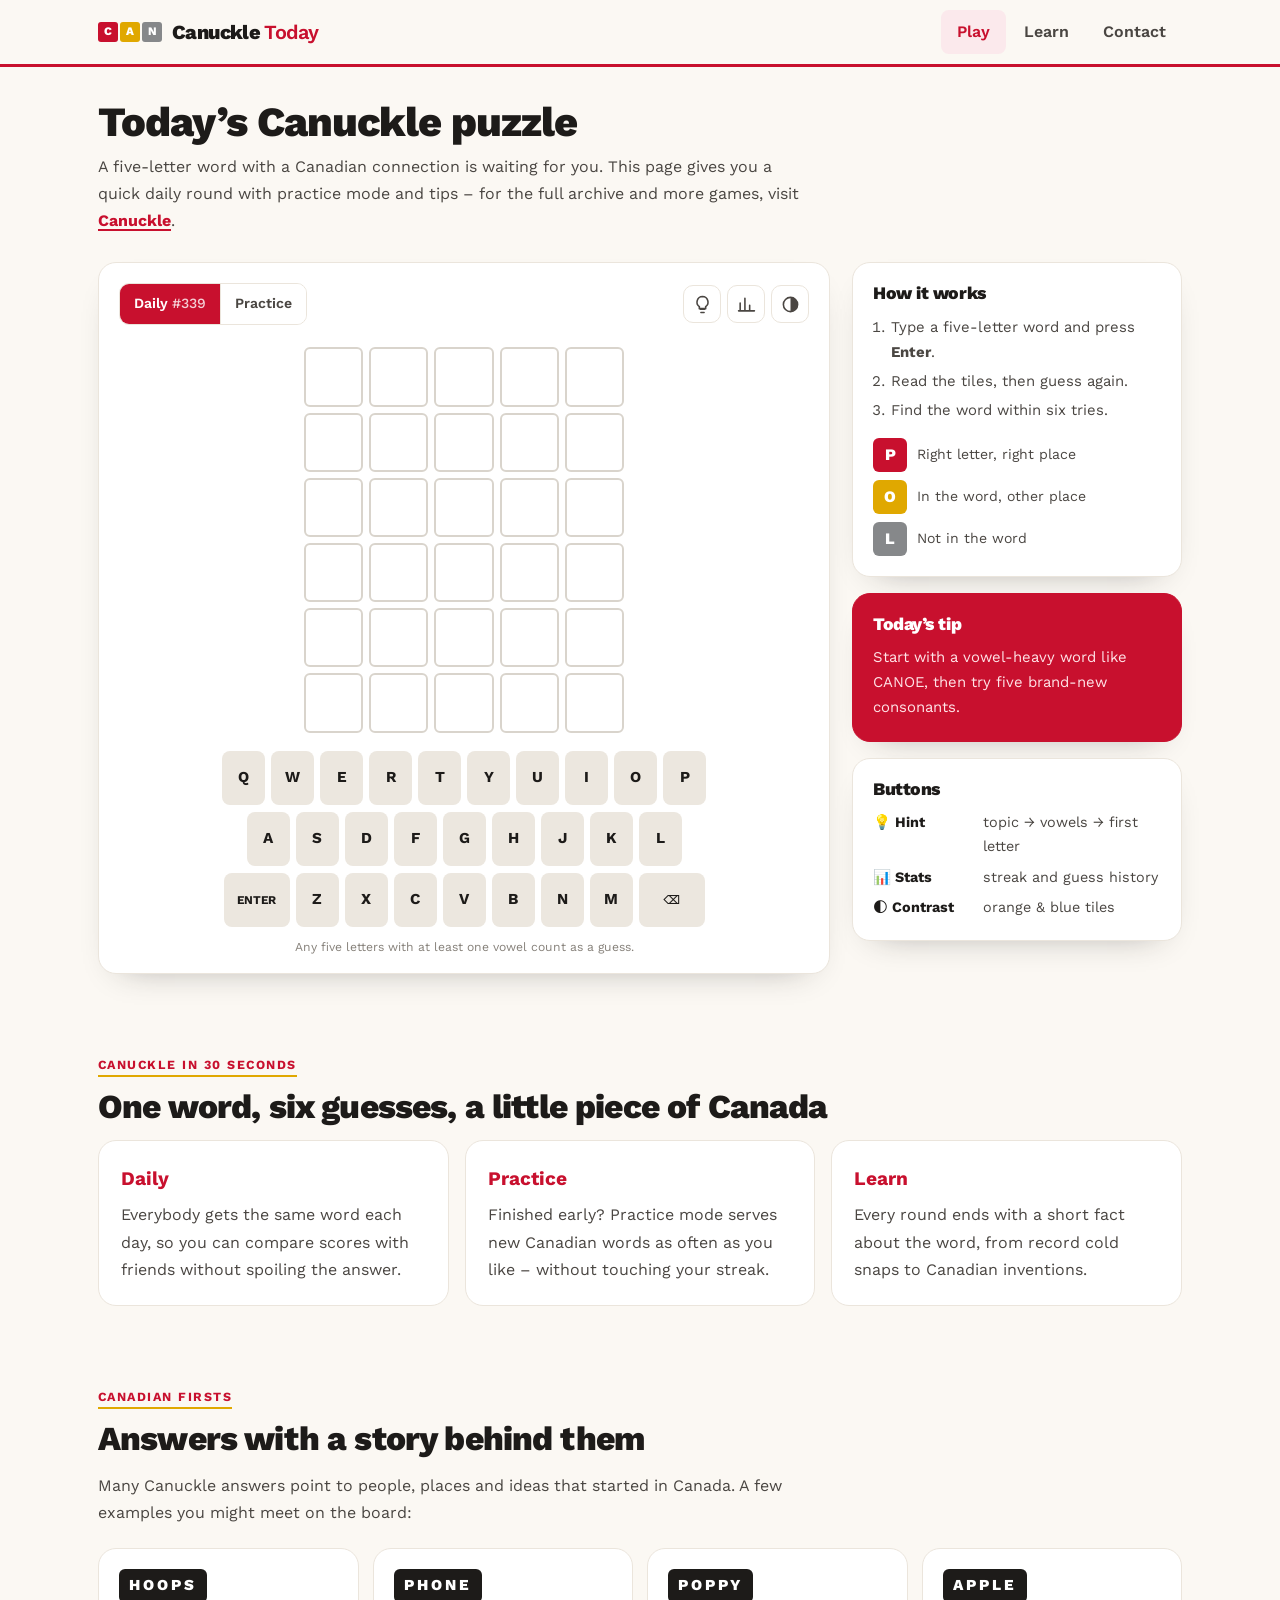
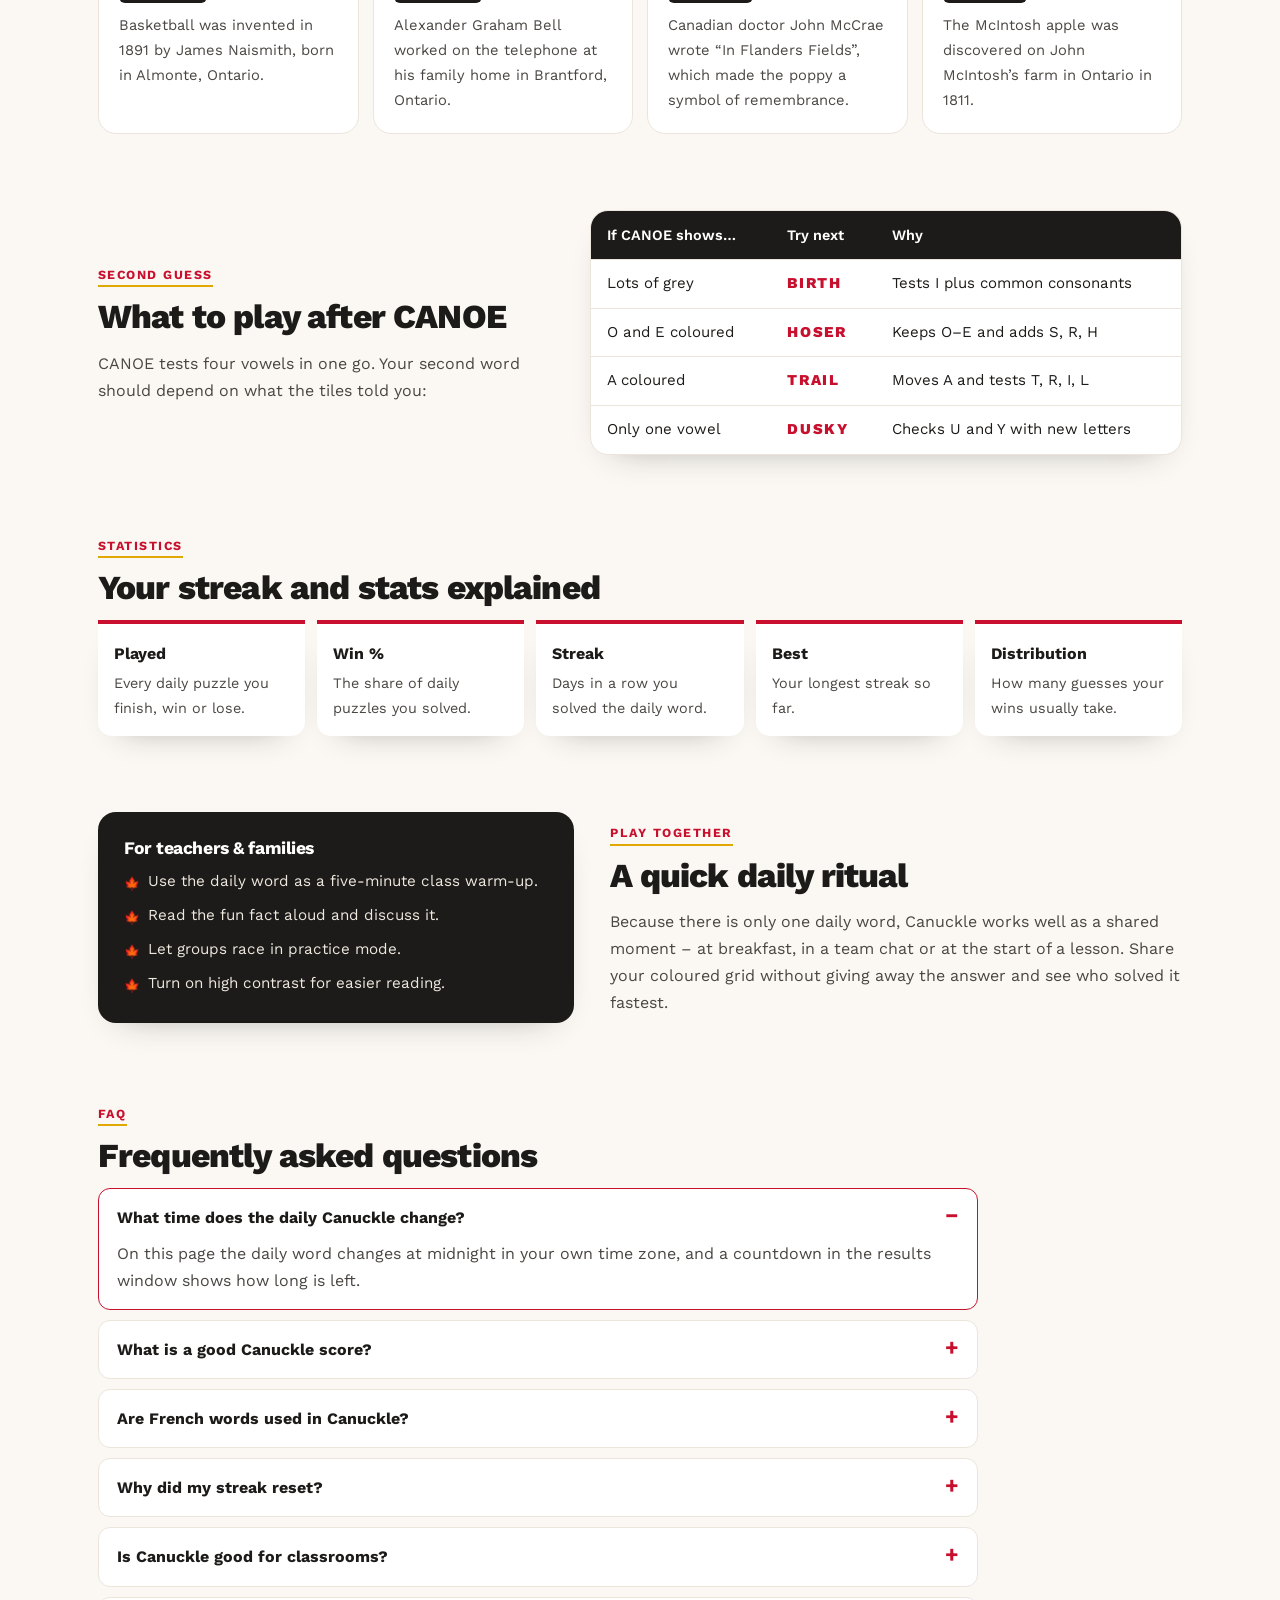
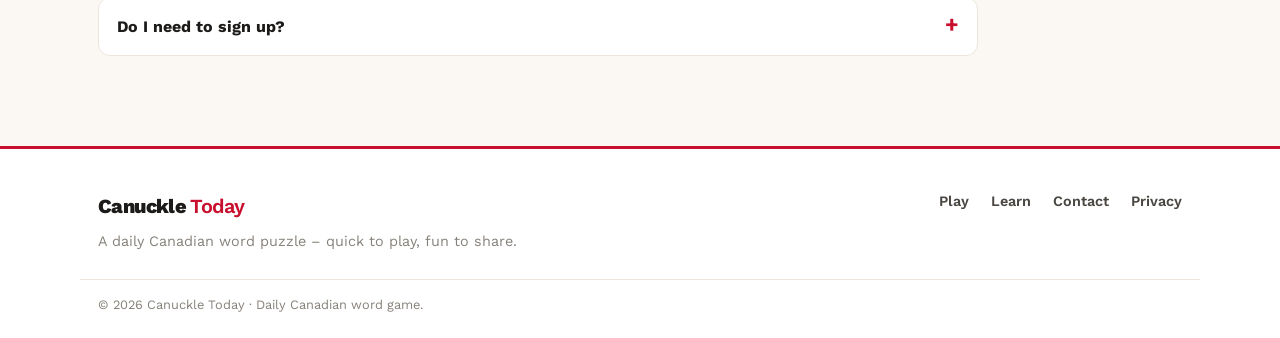
<file: index.html>
<!DOCTYPE html>
<html lang="en">
<head>
  <meta name="google-site-verification" content="KQgyARfYe1WWjzLEBLWUPoaJlGTi-ahKaBz-DZyd0_M" />
<meta charset="UTF-8">
<meta name="viewport" content="width=device-width, initial-scale=1.0">
<title>Canuckle Today – Free Daily Canadian Word Puzzle</title>
<meta name="description" content="Solve today’s Canuckle: a free five-letter Canadian word puzzle with six guesses, three hints, unlimited practice rounds and a Canadian fact after every game.">
<meta name="robots" content="index, follow">
<meta property="og:type" content="website">
<meta property="og:title" content="Canuckle Today – Free Daily Canadian Word Puzzle">
<meta property="og:description" content="One Canadian word, six guesses, every day.">
<link rel="preconnect" href="https://fonts.googleapis.com">
<link rel="preconnect" href="https://fonts.gstatic.com" crossorigin>
<link href="https://fonts.googleapis.com/css2?family=Work+Sans:wght@400;500;600;700;800&display=swap" rel="stylesheet">
<link rel="stylesheet" href="style.css">

<script type="application/ld+json">
{
  "@context":"https://schema.org",
  "@graph":[
    {
      "@type":"VideoGame",
      "name":"Canuckle Today",
      "genre":"Word puzzle",
      "gamePlatform":"Web browser",
      "inLanguage":"en",
      "description":"A daily Canadian five-letter word puzzle with hints, statistics and unlimited practice.",
      "offers":{"@type":"Offer","price":"0","priceCurrency":"CAD"}
    },
    {
      "@type":"FAQPage",
      "mainEntity":[
        {"@type":"Question","name":"What time does the daily Canuckle change?","acceptedAnswer":{"@type":"Answer","text":"On this page the daily word changes at midnight in your own time zone, and a countdown in the results window shows how long is left."}},
        {"@type":"Question","name":"What is a good Canuckle score?","acceptedAnswer":{"@type":"Answer","text":"Solving in four guesses is a solid result, three is excellent and two usually involves some luck. Any win within six guesses keeps your streak alive."}},
        {"@type":"Question","name":"Are French words used in Canuckle?","acceptedAnswer":{"@type":"Answer","text":"Answers are English or widely used Canadian words. Where a word comes from French or an Indigenous language, it is written without accents."}},
        {"@type":"Question","name":"Why did my streak reset?","acceptedAnswer":{"@type":"Answer","text":"A streak counts days in a row on which you solved the daily word. Missing a day or failing a puzzle starts the count again. Practice rounds never affect it."}},
        {"@type":"Question","name":"Is Canuckle good for classrooms?","acceptedAnswer":{"@type":"Answer","text":"Yes. The Canadian theme and the fun fact after each round make it a quick warm-up for spelling, vocabulary and Canadian studies."}},
        {"@type":"Question","name":"Do I need to sign up?","acceptedAnswer":{"@type":"Answer","text":"No. The game runs in your browser and your statistics are saved on your own device."}}
      ]
    }
  ]
}
</script>
</head>
<body>

<header class="hd">
  <div class="wrap hd-in">
    <a href="#" class="logo" aria-label="Canuckle Today home">
      <span class="logo-tiles" aria-hidden="true"><i>C</i><i>A</i><i>N</i></span>
      <span>Canuckle<em>Today</em></span>
    </a>
    <button class="burger" aria-label="Menu" onclick="document.querySelector('.nav').classList.toggle('open')"><span></span><span></span></button>
    <nav class="nav">
      <a href="#" class="cur">Play</a>
      <a href="#learn">Learn</a>
      <a href="#contact">Contact</a>
    </nav>
  </div>
</header>

<section class="top wrap">
  <h1>Today’s Canuckle puzzle</h1>
  <p class="sub">A five-letter word with a Canadian connection is waiting for you. This page gives you a quick daily round with practice mode and tips – for the full archive and more games, visit <a href="https://canukle.com/">Canuckle</a>.</p>
</section>

<main class="wrap">
  <div class="arena">
    <!-- ===== GAME ===== -->
    <section class="game card" id="game" aria-label="Canuckle game">
      <div class="bar">
        <div class="mode" role="group" aria-label="Game mode">
          <button type="button" data-m="daily" class="on">Daily <span id="pz-no"></span></button>
          <button type="button" data-m="practice">Practice</button>
        </div>
        <div class="tools">
          <button type="button" class="ic" id="b-hint" title="Hint" aria-label="Hint"><svg viewBox="0 0 24 24" width="19" height="19"><path d="M9 18h6M10 22h4M12 2a7 7 0 0 0-4 12.7V17h8v-2.3A7 7 0 0 0 12 2z" fill="none" stroke="currentColor" stroke-width="2" stroke-linecap="round"/></svg></button>
          <button type="button" class="ic" id="b-stats" title="Statistics" aria-label="Statistics"><svg viewBox="0 0 24 24" width="19" height="19"><path d="M4 20V10M10 20V4M16 20v-7M22 20H2" fill="none" stroke="currentColor" stroke-width="2" stroke-linecap="round"/></svg></button>
          <button type="button" class="ic" id="b-hc" title="High contrast" aria-label="Toggle high contrast colours"><svg viewBox="0 0 24 24" width="19" height="19"><circle cx="12" cy="12" r="9" fill="none" stroke="currentColor" stroke-width="2"/><path d="M12 3a9 9 0 0 1 0 18z" fill="currentColor"/></svg></button>
        </div>
      </div>
      <div class="hints" id="hints" aria-live="polite"></div>
      <div class="board" id="board" aria-label="Game board"></div>
      <div class="kb" id="kb" aria-label="Keyboard"></div>
      <p class="rule-note">Any five letters with at least one vowel count as a guess.</p>
    </section>

    <!-- ===== SIDE ===== -->
    <aside class="side">
      <div class="card side-box">
        <h2>How it works</h2>
        <ol class="steps">
          <li>Type a five-letter word and press <b>Enter</b>.</li>
          <li>Read the tiles, then guess again.</li>
          <li>Find the word within six tries.</li>
        </ol>
        <div class="key">
          <div><span class="sq c">P</span><p>Right letter, right place</p></div>
          <div><span class="sq p">O</span><p>In the word, other place</p></div>
          <div><span class="sq a">L</span><p>Not in the word</p></div>
        </div>
      </div>
      <div class="card side-box tip">
        <h2>Today’s tip</h2>
        <p id="tip">Start with a vowel-heavy word like CANOE, then try five brand-new consonants.</p>
      </div>
      <div class="card side-box">
        <h2>Buttons</h2>
        <ul class="btn-list">
          <li><b>💡 Hint</b> topic → vowels → first letter</li>
          <li><b>📊 Stats</b> streak and guess history</li>
          <li><b>🌓 Contrast</b> orange &amp; blue tiles</li>
        </ul>
      </div>
    </aside>
  </div>

  <!-- ===== LEARN ===== -->
  <section class="sec" id="learn">
    <span class="lbl">Canuckle in 30 seconds</span>
    <h2>One word, six guesses, a little piece of Canada</h2>
    <div class="cols3">
      <article><b>Daily</b><p>Everybody gets the same word each day, so you can compare scores with friends without spoiling the answer.</p></article>
      <article><b>Practice</b><p>Finished early? Practice mode serves new Canadian words as often as you like – without touching your streak.</p></article>
      <article><b>Learn</b><p>Every round ends with a short fact about the word, from record cold snaps to Canadian inventions.</p></article>
    </div>
  </section>

  <section class="sec">
    <span class="lbl">Canadian firsts</span>
    <h2>Answers with a story behind them</h2>
    <p class="lead">Many Canuckle answers point to people, places and ideas that started in Canada. A few examples you might meet on the board:</p>
    <div class="story">
      <div><span>HOOPS</span><p>Basketball was invented in 1891 by James Naismith, born in Almonte, Ontario.</p></div>
      <div><span>PHONE</span><p>Alexander Graham Bell worked on the telephone at his family home in Brantford, Ontario.</p></div>
      <div><span>POPPY</span><p>Canadian doctor John McCrae wrote “In Flanders Fields”, which made the poppy a symbol of remembrance.</p></div>
      <div><span>APPLE</span><p>The McIntosh apple was discovered on John McIntosh’s farm in Ontario in 1811.</p></div>
    </div>
  </section>

  <section class="sec split">
    <div>
      <span class="lbl">Second guess</span>
      <h2>What to play after CANOE</h2>
      <p>CANOE tests four vowels in one go. Your second word should depend on what the tiles told you:</p>
    </div>
    <div class="tbl">
      <table>
        <thead><tr><th>If CANOE shows…</th><th>Try next</th><th>Why</th></tr></thead>
        <tbody>
          <tr><td>Lots of grey</td><td>BIRTH</td><td>Tests I plus common consonants</td></tr>
          <tr><td>O and E coloured</td><td>HOSER</td><td>Keeps O–E and adds S, R, H</td></tr>
          <tr><td>A coloured</td><td>TRAIL</td><td>Moves A and tests T, R, I, L</td></tr>
          <tr><td>Only one vowel</td><td>DUSKY</td><td>Checks U and Y with new letters</td></tr>
        </tbody>
      </table>
    </div>
  </section>

  <section class="sec">
    <span class="lbl">Statistics</span>
    <h2>Your streak and stats explained</h2>
    <div class="stat-ex">
      <div><b>Played</b><p>Every daily puzzle you finish, win or lose.</p></div>
      <div><b>Win %</b><p>The share of daily puzzles you solved.</p></div>
      <div><b>Streak</b><p>Days in a row you solved the daily word.</p></div>
      <div><b>Best</b><p>Your longest streak so far.</p></div>
      <div><b>Distribution</b><p>How many guesses your wins usually take.</p></div>
    </div>
  </section>

  <section class="sec split rev">
    <div class="class-card card">
      <h3>For teachers &amp; families</h3>
      <ul>
        <li>Use the daily word as a five-minute class warm-up.</li>
        <li>Read the fun fact aloud and discuss it.</li>
        <li>Let groups race in practice mode.</li>
        <li>Turn on high contrast for easier reading.</li>
      </ul>
    </div>
    <div>
      <span class="lbl">Play together</span>
      <h2>A quick daily ritual</h2>
      <p>Because there is only one daily word, Canuckle works well as a shared moment – at breakfast, in a team chat or at the start of a lesson. Share your coloured grid without giving away the answer and see who solved it fastest.</p>
    </div>
  </section>

  <section class="sec">
    <span class="lbl">FAQ</span>
    <h2>Frequently asked questions</h2>
    <div class="faq">
      <details open><summary>What time does the daily Canuckle change?</summary><p>On this page the daily word changes at midnight in your own time zone, and a countdown in the results window shows how long is left.</p></details>
      <details><summary>What is a good Canuckle score?</summary><p>Solving in four guesses is a solid result, three is excellent and two usually involves some luck. Any win within six guesses keeps your streak alive.</p></details>
      <details><summary>Are French words used in Canuckle?</summary><p>Answers are English or widely used Canadian words. Where a word comes from French or an Indigenous language, it is written without accents.</p></details>
      <details><summary>Why did my streak reset?</summary><p>A streak counts days in a row on which you solved the daily word. Missing a day or failing a puzzle starts the count again. Practice rounds never affect it.</p></details>
      <details><summary>Is Canuckle good for classrooms?</summary><p>Yes. The Canadian theme and the fun fact after each round make it a quick warm-up for spelling, vocabulary and Canadian studies.</p></details>
      <details><summary>Do I need to sign up?</summary><p>No. The game runs in your browser and your statistics are saved on your own device.</p></details>
    </div>
  </section>
</main>

<footer class="ft" id="contact">
  <div class="wrap ft-in">
    <div>
      <span class="logo"><span>Canuckle<em>Today</em></span></span>
      <p>A daily Canadian word puzzle – quick to play, fun to share.</p>
    </div>
    <nav>
      <a href="#game">Play</a>
      <a href="#learn">Learn</a>
      <a href="#">Contact</a>
      <a href="#">Privacy</a>
    </nav>
  </div>
  <p class="wrap ft-copy">© <span id="yr"></span> Canuckle Today · Daily Canadian word game.</p>
</footer>

<!-- RESULT / STATS MODAL -->
<div class="modal" id="modal" role="dialog" aria-modal="true" aria-labelledby="m-title" hidden>
  <div class="m-box">
    <button class="m-x" id="m-x" aria-label="Close">×</button>
    <div id="m-result">
      <p class="m-k" id="m-k">Well done!</p>
      <h2 id="m-title">MOOSE</h2>
      <p class="m-cat" id="m-cat">Wildlife</p>
      <p class="m-fact" id="m-fact"></p>
    </div>
    <h3 class="m-h">Statistics</h3>
    <div class="m-stats">
      <div><b id="st-p">0</b><span>Played</span></div>
      <div><b id="st-w">0</b><span>Win %</span></div>
      <div><b id="st-s">0</b><span>Streak</span></div>
      <div><b id="st-b">0</b><span>Best</span></div>
    </div>
    <h3 class="m-h">Guess distribution</h3>
    <div class="dist" id="dist"></div>
    <div class="m-act">
      <button class="share" id="b-share">Share result</button>
      <button class="again" id="b-again">Play practice round</button>
    </div>
    <p class="next" id="next"></p>
  </div>
</div>

<div class="toast" id="toast" role="status"></div>

<script>
(function(){
  var $=function(id){return document.getElementById(id);};
  var W=[
    ['TOWER','Places','Toronto’s CN Tower is 553 metres tall and was completed in 1976.'],
    ['RAVEN','Culture','The Raven is a central trickster and creator figure in many Northwest Coast First Nations stories.'],
    ['HYDRO','Slang','Many Canadians call electricity “hydro”, because so much of it comes from hydroelectric dams.'],
    ['MOOSE','Wildlife','A moose’s long legs let it wade through deep snow and swamps with ease.'],
    ['OCEAN','Places','Canada has the longest coastline in the world – about 243,000 km.'],
    ['CEDAR','Nature','The western red cedar is the official tree of British Columbia.'],
    ['HOOPS','Sports','Basketball was invented in 1891 by James Naismith, who was born in Almonte, Ontario.'],
    ['TOQUE','Slang','In Canada a toque is a knitted winter hat – some people write it “tuque”.'],
    ['DULSE','Food','Dulse is a dried red seaweed snack famous on Grand Manan Island, New Brunswick.'],
    ['ROCKY','Places','Mount Robson, at 3,954 metres, is the highest peak in the Canadian Rockies.'],
    ['POPPY','History','Canadian doctor John McCrae wrote “In Flanders Fields” in 1915, making the poppy a symbol of remembrance.'],
    ['BIRCH','Nature','Birchbark is light and waterproof, which made it perfect for building canoes.'],
    ['LOONS','Wildlife','The common loon on the one-dollar coin is why Canadians call it the loonie.'],
    ['PHONE','History','Alexander Graham Bell made early telephone tests from his family home in Brantford, Ontario.'],
    ['DEKES','Sports','To deke is to fake out an opponent – a word Canadians took from hockey into everyday life.'],
    ['APPLE','Food','The McIntosh apple was discovered on John McIntosh’s farm in Ontario in 1811.'],
    ['SLEDS','Culture','The word toboggan comes from the Mi’kmaq language.'],
    ['HURON','Places','Lake Huron has the longest shoreline of the Great Lakes, thanks to its thousands of islands.'],
    ['ASPEN','Nature','The trembling aspen is the most widespread tree in North America.'],
    ['SWEEP','Sports','Sweeping in curling warms the ice slightly so the stone slides farther and straighter.'],
    ['HOSER','Slang','The insult “hoser” was made famous by Bob and Doug McKenzie on SCTV.'],
    ['BISON','Wildlife','Elk Island National Park near Edmonton helped bring bison back from the edge of extinction.'],
    ['HOUSE','Sports','In curling, the target of rings at the end of the sheet is called the house.'],
    ['SYRUP','Food','About 40 litres of maple sap are boiled down to make one litre of syrup.'],
    ['GITCH','Slang','“Gitch” or “gotch” is Canadian slang for underwear.'],
    ['CANOE','Culture','The canoe connected Indigenous nations and later carried the fur trade across the country.'],
    ['KAYAK','Culture','Inuit hunters built kayaks with driftwood or bone frames covered in sealskin.'],
    ['POLAR','Wildlife','Churchill, Manitoba, is known as the Polar Bear Capital of the World.'],
    ['ORCAS','Wildlife','Orcas along the B.C. coast live in close family pods led by older females.'],
    ['FROST','Nature','Snag, Yukon, recorded −63 °C in 1947 – the coldest temperature in North America.'],
    ['SNOWY','Wildlife','The snowy owl is Quebec’s official bird.'],
    ['TAFFY','Food','Maple taffy is made by pouring hot syrup onto clean snow and rolling it up on a stick.'],
    ['INUIT','Culture','Nunavut, created in 1999, means “our land” in Inuktitut.'],
    ['METIS','Culture','The Métis are recognised as one of the three Indigenous peoples in Canada’s Constitution.'],
    ['IGLOO','Culture','“Iglu” in Inuktitut simply means house – not only a snow house.'],
    ['MAPLE','Nature','A red maple leaf has been on Canada’s national flag since 1965.']
  ];
  var START=new Date(2026,0,1);
  var KEYS=['QWERTYUIOP','ASDFGHJKL','>ZXCVBNM<'];
  var mode='daily', ans, info, guesses=[], cur='', over=false, won=false, hintN=0, busy=false, dayIdx;

  function store(k,v){ try{ if(v===undefined) return JSON.parse(localStorage.getItem(k)); localStorage.setItem(k,JSON.stringify(v)); }catch(e){ return null; } }
  function today(){ var n=new Date(); var d=new Date(n.getFullYear(),n.getMonth(),n.getDate()); return Math.round((d-START)/864e5); }
  function toast(t,ms){ var e=$('toast'); e.textContent=t; e.classList.add('show'); clearTimeout(e._t); e._t=setTimeout(function(){e.classList.remove('show');},ms||1600); }

  /* build board + keyboard */
  var board=$('board');
  for(var r=0;r<6;r++){ var row=document.createElement('div'); row.className='row'; for(var c=0;c<5;c++){ var t=document.createElement('div'); t.className='tile'; row.appendChild(t);} board.appendChild(row); }
  KEYS.forEach(function(line){
    var row=document.createElement('div'); row.className='kb-row';
    line.split('').forEach(function(k){
      var b=document.createElement('button'); b.type='button';
      if(k==='>'){ b.textContent='Enter'; b.dataset.k='ENTER'; b.className='wide'; }
      else if(k==='<'){ b.innerHTML='⌫'; b.dataset.k='BACK'; b.className='wide'; b.setAttribute('aria-label','Backspace'); }
      else { b.textContent=k; b.dataset.k=k; }
      row.appendChild(b);
    });
    $('kb').appendChild(row);
  });

  function score(g,a){
    var res=Array(5).fill('a'), pool={};
    for(var i=0;i<5;i++){ if(g[i]===a[i]) res[i]='c'; else pool[a[i]]=(pool[a[i]]||0)+1; }
    for(i=0;i<5;i++){ if(res[i]!=='c' && pool[g[i]]){ res[i]='p'; pool[g[i]]--; } }
    return res;
  }
  function paintRow(ri,word,res,animate,done){
    var tiles=board.children[ri].children;
    for(var i=0;i<5;i++){
      (function(i){
        var t=tiles[i]; t.textContent=word[i]||''; t.className='tile'+(word[i]?' filled':'');
        if(!res) return;
        if(animate){ setTimeout(function(){ t.classList.add('flip'); setTimeout(function(){ t.classList.add(res[i]); },250); },i*280); }
        else t.classList.add(res[i]);
      })(i);
    }
    if(animate && done) setTimeout(done,5*280+300);
  }
  function paintKeys(){
    var st={};
    guesses.forEach(function(g){ var r=score(g,ans); for(var i=0;i<5;i++){ var p=st[g[i]]; var v=r[i]; if(p==='c') continue; if(p==='p' && v==='a') continue; st[g[i]]=v; } });
    $('kb').querySelectorAll('button').forEach(function(b){ var k=b.dataset.k; b.classList.remove('c','p','a'); if(st[k]) b.classList.add(st[k]); });
  }
  function drawAll(){
    for(var r=0;r<6;r++){
      if(r<guesses.length) paintRow(r,guesses[r],score(guesses[r],ans),false);
      else if(r===guesses.length && !over) paintRow(r,cur,null);
      else paintRow(r,'',null);
    }
    paintKeys(); drawHints();
  }
  function drawHints(){
    var vowels=ans.split('').filter(function(x){return 'AEIOU'.indexOf(x)>-1;}).length;
    var h=[['Topic',info[1]],['Vowels',vowels+(vowels===1?' vowel':' vowels')],['First letter',ans[0]]];
    $('hints').innerHTML=hintN?h.slice(0,hintN).map(function(x){return '<span><em>'+x[0]+'</em>'+x[1]+'</span>';}).join(''):'';
  }

  function save(){ if(mode==='daily') store('c3-day-'+dayIdx,{g:guesses,o:over,w:won,h:hintN}); }
  function stats(){ return store('c3-stats')||{p:0,w:0,s:0,b:0,d:[0,0,0,0,0,0],last:-9}; }
  function record(win){
    if(mode!=='daily') return;
    var s=stats(); s.p++;
    if(win){ s.w++; s.d[guesses.length-1]++; s.s=(s.last===dayIdx-1)?s.s+1:1; s.b=Math.max(s.b,s.s); s.last=dayIdx; }
    else { s.s=0; }
    store('c3-stats',s);
  }

  function load(m){
    mode=m; cur=''; busy=false;
    document.querySelectorAll('.mode button').forEach(function(b){b.classList.toggle('on',b.dataset.m===m);});
    if(m==='daily'){
      dayIdx=today(); info=W[((dayIdx%W.length)+W.length)%W.length]; ans=info[0];
      $('pz-no').textContent='#'+(dayIdx+1);
      var s=store('c3-day-'+dayIdx);
      guesses=s?s.g:[]; over=s?s.o:false; won=s?s.w:false; hintN=s?s.h:0;
    } else {
      var prev=ans; do{ info=W[Math.floor(Math.random()*W.length)]; }while(info[0]===prev);
      ans=info[0]; guesses=[]; over=false; won=false; hintN=0;
    }
    drawAll();
    if(over && mode==='daily') setTimeout(function(){openModal(true);},300);
  }

  function submit(){
    if(busy||over) return;
    var row=board.children[guesses.length];
    if(cur.length<5){ row.classList.remove('shake'); void row.offsetWidth; row.classList.add('shake'); toast('Not enough letters'); return; }
    if(!/[AEIOUY]/.test(cur)){ row.classList.remove('shake'); void row.offsetWidth; row.classList.add('shake'); toast('Try a real word'); return; }
    var g=cur; guesses.push(g); cur=''; busy=true;
    var res=score(g,ans);
    paintRow(guesses.length-1,g,res,true,function(){
      busy=false; paintKeys();
      if(g===ans){ over=true; won=true; record(true); save(); var msg=['Genius!','Magnificent!','Impressive!','Splendid!','Great!','Phew!'][guesses.length-1]; toast(msg); var tiles=board.children[guesses.length-1].children; for(var i=0;i<5;i++){(function(t,i){setTimeout(function(){t.classList.add('bounce');},i*90);})(tiles[i],i);} setTimeout(function(){openModal(true);},1400); }
      else if(guesses.length===6){ over=true; won=false; record(false); save(); toast(ans,2400); setTimeout(function(){openModal(true);},1400); }
      else save();
    });
  }
  function press(k){
    if(over||busy) return;
    if(k==='ENTER') return submit();
    if(k==='BACK'){ cur=cur.slice(0,-1); }
    else if(/^[A-Z]$/.test(k) && cur.length<5){ cur+=k; var t=board.children[guesses.length].children[cur.length-1]; t.classList.remove('pop'); void t.offsetWidth; t.classList.add('pop'); }
    paintRow(guesses.length,cur,null);
  }
  $('kb').addEventListener('click',function(e){ var b=e.target.closest('button'); if(b){ press(b.dataset.k); b.blur(); } });
  document.addEventListener('keydown',function(e){
    if(e.ctrlKey||e.metaKey||e.altKey) return;
    if(!$('modal').hidden){ if(e.key==='Escape') closeModal(); return; }
    var tag=(e.target.tagName||'').toLowerCase(); if(tag==='input'||tag==='textarea') return;
    if(e.key==='Enter'){ e.preventDefault(); press('ENTER'); }
    else if(e.key==='Backspace') press('BACK');
    else if(/^[a-zA-Z]$/.test(e.key)) press(e.key.toUpperCase());
  });

  $('b-hint').addEventListener('click',function(){
    if(hintN>=3){ toast('All hints used'); return; }
    hintN++; drawHints(); save();
  });
  $('b-hc').addEventListener('click',function(){ document.body.classList.toggle('hc'); store('c3-hc',document.body.classList.contains('hc')); });
  if(store('c3-hc')) document.body.classList.add('hc');
  document.querySelectorAll('.mode button').forEach(function(b){ b.addEventListener('click',function(){ if(b.dataset.m==='practice' || mode!=='daily') load(b.dataset.m); }); });

  /* modal */
  var cd;
  function openModal(showResult){
    var s=stats();
    $('m-result').style.display=showResult&&over?'':'none';
    if(over){
      $('m-k').textContent=won?['Genius!','Magnificent!','Impressive!','Splendid!','Great!','Phew!'][guesses.length-1]:'So close – the word was';
      $('m-title').textContent=ans; $('m-cat').textContent=info[1]; $('m-fact').textContent=info[2];
    }
    $('st-p').textContent=s.p; $('st-w').textContent=s.p?Math.round(s.w/s.p*100):0; $('st-s').textContent=s.s; $('st-b').textContent=s.b;
    var mx=Math.max.apply(null,s.d.concat([1]));
    $('dist').innerHTML=s.d.map(function(n,i){ var hl=over&&won&&mode==='daily'&&guesses.length===i+1; return '<div><span>'+(i+1)+'</span><i><s class="'+(hl?'hl':'')+'" style="width:'+Math.max(8,n/mx*100)+'%">'+n+'</s></i></div>'; }).join('');
    $('b-share').style.display=over?'':'none';
    clearInterval(cd);
    if(mode==='daily'){ var tick=function(){ var n=new Date(), m=new Date(n.getFullYear(),n.getMonth(),n.getDate()+1), d=m-n; var h=Math.floor(d/36e5), mi=Math.floor(d%36e5/6e4), se=Math.floor(d%6e4/1e3); $('next').textContent='Next daily word in '+h+'h '+String(mi).padStart(2,'0')+'m '+String(se).padStart(2,'0')+'s'; }; tick(); cd=setInterval(tick,1000); }
    else $('next').textContent='Practice rounds do not count towards your stats.';
    $('modal').hidden=false;
  }
  function closeModal(){ $('modal').hidden=true; clearInterval(cd); }
  $('m-x').addEventListener('click',closeModal);
  $('modal').addEventListener('click',function(e){ if(e.target===this) closeModal(); });
  $('b-stats').addEventListener('click',function(){ openModal(over); });
  $('b-again').addEventListener('click',function(){ closeModal(); load('practice'); });
  $('b-share').addEventListener('click',function(){
    var hc=document.body.classList.contains('hc'), em={c:hc?'🟧':'🟥',p:hc?'🟦':'🟨',a:'⬛'};
    var grid=guesses.map(function(g){ return score(g,ans).map(function(x){return em[x];}).join(''); }).join('\n');
    var t='Canuckle '+(mode==='daily'?'#'+(dayIdx+1):'Practice')+' '+(won?guesses.length:'X')+'/6'+(hintN?' ('+hintN+' hint'+(hintN>1?'s':'')+')':'')+'\n\n'+grid;
    var done=function(){toast('Result copied to clipboard');};
    if(navigator.clipboard&&window.isSecureContext){ navigator.clipboard.writeText(t).then(done,function(){}); return; }
    var a=document.createElement('textarea'); a.value=t; document.body.appendChild(a); a.select(); try{document.execCommand('copy');done();}catch(e){} a.remove();
  });

  document.querySelectorAll('.nav a').forEach(function(a){a.addEventListener('click',function(){document.querySelector('.nav').classList.remove('open');});});
  $('yr').textContent=new Date().getFullYear();
  load('daily');
})();
</script>
</body>
</html>
</file>
<file: style.css>
:root{
  --red:#c8102e; --red-d:#9e0c24; --red-soft:#fbe9ec;
  --c:#c8102e; --p:#e0a800; --a:#86888a;
  --bg:#fbf8f3; --card:#ffffff; --ink:#1d1b19; --ink-2:#4a4642; --muted:#86817a; --line:#ebe5dc; --tile-b:#d9d4cc; --key:#ece7df;
  --r:18px; --shadow:0 14px 34px -24px rgba(29,27,25,.45);
}
body.hc{ --c:#f5793a; --p:#3b9ff0; }
*{box-sizing:border-box;margin:0;padding:0}
html{scroll-behavior:smooth;scroll-padding-top:80px}
body{font-family:'Work Sans',system-ui,sans-serif;background:var(--bg);color:var(--ink);line-height:1.7;-webkit-font-smoothing:antialiased}
a{color:var(--red)}
.wrap{max-width:1120px;margin:0 auto;padding:0 18px}
h1,h2,h3{letter-spacing:-.025em;line-height:1.2}
h2{font-size:clamp(1.5rem,3vw,2.1rem);font-weight:800;margin-bottom:12px}
h3{font-size:1.1rem;font-weight:700}
.card{background:var(--card);border:1px solid var(--line);border-radius:var(--r);box-shadow:var(--shadow)}

/* ---------- Header ---------- */
.hd{position:sticky;top:0;z-index:60;background:rgba(251,248,243,.94);backdrop-filter:blur(8px);border-bottom:3px solid var(--red)}
.hd-in{display:flex;align-items:center;justify-content:space-between;height:64px}
.logo{display:flex;align-items:center;gap:10px;text-decoration:none;font-weight:800;font-size:1.25rem;color:var(--ink);letter-spacing:-.03em}
.logo em{font-style:normal;color:var(--red);margin-left:4px;font-weight:600}
.logo-tiles{display:flex;gap:2px}
.logo-tiles i{width:20px;height:20px;display:grid;place-items:center;font-style:normal;font-size:.72rem;font-weight:800;color:#fff;border-radius:3px}
.logo-tiles i:nth-child(1){background:var(--red)} .logo-tiles i:nth-child(2){background:var(--p)} .logo-tiles i:nth-child(3){background:var(--a)}
.nav{display:flex;gap:2px}
.nav a{color:var(--ink-2);text-decoration:none;font-weight:600;padding:8px 16px;border-radius:8px;transition:.2s}
.nav a:hover{background:var(--key)}
.nav a.cur{color:var(--red);background:var(--red-soft)}
.burger{display:none;background:none;border:0;cursor:pointer;padding:10px}
.burger span{display:block;width:24px;height:2px;background:var(--ink);margin:6px 0;border-radius:2px}

/* ---------- Top ---------- */
.top{padding:30px 18px 6px}
.top h1{font-size:clamp(1.8rem,4vw,2.6rem);font-weight:800}
.sub{color:var(--ink-2);max-width:720px;margin-top:6px}
.sub a{color:var(--red);font-weight:700;text-decoration:underline;text-decoration-thickness:2px;text-underline-offset:3px}
.sub a:hover{color:var(--red-d)}

/* ---------- Arena ---------- */
.arena{display:grid;grid-template-columns:minmax(0,1fr) 330px;gap:22px;margin-top:22px;align-items:start}
.game{padding:20px 20px 16px}
.bar{display:flex;justify-content:space-between;align-items:center;gap:10px;margin-bottom:8px}
.mode{display:inline-flex;border:1px solid var(--line);border-radius:10px;overflow:hidden}
.mode button{border:0;background:#fff;color:var(--ink-2);font:inherit;font-weight:600;font-size:.88rem;padding:8px 14px;cursor:pointer}
.mode button+button{border-left:1px solid var(--line)}
.mode button.on{background:var(--red);color:#fff}
.mode button span{opacity:.8;font-weight:500}
.tools{display:flex;gap:6px}
.ic{width:38px;height:38px;border-radius:10px;border:1px solid var(--line);background:#fff;color:var(--ink-2);display:grid;place-items:center;cursor:pointer;transition:.2s}
.ic:hover{border-color:var(--red);color:var(--red)}
.hints{display:flex;flex-wrap:wrap;gap:6px;min-height:6px;margin-bottom:8px;justify-content:center}
.hints span{background:#fff7dc;border:1px solid #f1d27a;color:#6d5200;font-size:.82rem;padding:3px 10px;border-radius:6px}
.hints em{font-style:normal;color:var(--muted);margin-right:6px}
.board{display:grid;grid-template-rows:repeat(6,1fr);gap:6px;width:min(100%,320px);margin:0 auto 18px}
.row{display:grid;grid-template-columns:repeat(5,1fr);gap:6px}
.tile{aspect-ratio:1;border:2px solid var(--tile-b);border-radius:6px;display:grid;place-items:center;font-size:clamp(1.5rem,6vw,2rem);font-weight:800;text-transform:uppercase;color:var(--ink);user-select:none;background:#fff}
.tile.filled{border-color:#8f8a83}
.tile.pop{animation:pop .12s ease}
@keyframes pop{50%{transform:scale(1.1)}}
.tile.flip{animation:flip .5s ease forwards}
@keyframes flip{0%{transform:rotateX(0)}50%{transform:rotateX(90deg)}100%{transform:rotateX(0)}}
.tile.c,.tile.p,.tile.a{color:#fff}
.tile.c{background:var(--c);border-color:var(--c)}
.tile.p{background:var(--p);border-color:var(--p)}
.tile.a{background:var(--a);border-color:var(--a)}
.tile.bounce{animation:bounce .5s ease}
@keyframes bounce{30%{transform:translateY(-14px)}60%{transform:translateY(4px)}}
.row.shake{animation:shake .4s ease}
@keyframes shake{20%,60%{transform:translateX(-6px)}40%,80%{transform:translateX(6px)}}
.kb{display:grid;gap:7px;user-select:none;max-width:500px;margin:0 auto}
.kb-row{display:flex;gap:6px;justify-content:center}
.kb button{flex:1;max-width:43px;height:54px;border:0;border-radius:8px;background:var(--key);color:var(--ink);font:inherit;font-weight:700;font-size:.95rem;cursor:pointer;transition:background .2s}
.kb button.wide{max-width:66px;flex:1.5;font-size:.74rem;text-transform:uppercase}
.kb button:hover{filter:brightness(.95)}
.kb button.c,.kb button.p,.kb button.a{color:#fff}
.kb button.c{background:var(--c)} .kb button.p{background:var(--p)} .kb button.a{background:var(--a)}
.rule-note{text-align:center;font-size:.76rem;color:var(--muted);margin-top:10px}

.side{display:flex;flex-direction:column;gap:16px}
.side-box{padding:20px}
.side-box h2{font-size:1.1rem;margin-bottom:10px}
.steps{padding-left:18px;color:var(--ink-2);font-size:.93rem;display:grid;gap:4px;margin-bottom:14px}
.key{display:grid;gap:8px}
.key div{display:flex;align-items:center;gap:10px}
.sq{width:34px;height:34px;border-radius:6px;display:grid;place-items:center;color:#fff;font-weight:800;flex-shrink:0}
.sq.c{background:var(--c)} .sq.p{background:var(--p)} .sq.a{background:var(--a)}
.key p{font-size:.88rem;color:var(--ink-2)}
.tip{background:var(--red);border-color:var(--red);color:#fff}
.tip h2{color:#fff}
.tip p{font-size:.93rem;color:#ffe3e7}
.btn-list{list-style:none;display:grid;gap:6px;font-size:.9rem;color:var(--ink-2)}
.btn-list li{display:grid;grid-template-columns:104px 1fr;gap:6px}
.btn-list b{color:var(--ink)}

/* ---------- Sections ---------- */
.sec{padding:76px 0 0}
.lbl{display:inline-block;font-weight:700;font-size:.78rem;text-transform:uppercase;letter-spacing:.12em;color:var(--red);border-bottom:2px solid var(--p);margin-bottom:10px}
.sec p{color:var(--ink-2)}
.lead{max-width:740px;margin-bottom:22px}
.cols3{display:grid;grid-template-columns:repeat(3,1fr);gap:16px}
.cols3 article{background:var(--card);border:1px solid var(--line);border-radius:var(--r);padding:22px}
.cols3 b{display:block;font-size:1.2rem;color:var(--red);margin-bottom:6px}
.story{display:grid;grid-template-columns:repeat(4,1fr);gap:14px}
.story div{background:var(--card);border:1px solid var(--line);border-radius:var(--r);padding:20px}
.story span{display:inline-flex;gap:3px;margin-bottom:10px;font-weight:800;letter-spacing:.2em;font-size:.95rem;color:#fff;background:var(--ink);padding:4px 10px;border-radius:6px}
.story p{font-size:.92rem}
.split{display:grid;grid-template-columns:1fr 1.3fr;gap:36px;align-items:center}
.split.rev{grid-template-columns:1fr 1.2fr}
.split p+p{margin-top:12px}
.tbl{background:var(--card);border:1px solid var(--line);border-radius:var(--r);overflow:auto;box-shadow:var(--shadow)}
.tbl table{width:100%;border-collapse:collapse;min-width:460px}
.tbl th{background:var(--ink);color:#fff;text-align:left;padding:12px 16px;font-weight:600;font-size:.9rem}
.tbl td{padding:11px 16px;border-top:1px solid var(--line);font-size:.94rem}
.tbl td:nth-child(2){font-weight:800;letter-spacing:.12em;color:var(--red)}
.stat-ex{display:grid;grid-template-columns:repeat(5,1fr);gap:12px}
.stat-ex div{border-top:4px solid var(--red);background:var(--card);border-radius:0 0 14px 14px;padding:16px;box-shadow:var(--shadow)}
.stat-ex b{display:block;margin-bottom:4px}
.stat-ex p{font-size:.9rem}
.class-card{padding:26px;background:var(--ink);color:#eee8df;border:0}
.class-card h3{color:#fff;margin-bottom:10px}
.class-card ul{list-style:none;display:grid;gap:8px}
.class-card li{position:relative;padding-left:24px;font-size:.95rem}
.class-card li::before{content:"🍁";position:absolute;left:0;font-size:.8rem;top:4px}
.faq{display:grid;gap:10px;max-width:880px}
.faq details{background:var(--card);border:1px solid var(--line);border-radius:12px;padding:15px 18px}
.faq details[open]{border-color:var(--red)}
.faq summary{cursor:pointer;font-weight:700;list-style:none;display:flex;justify-content:space-between;gap:12px}
.faq summary::-webkit-details-marker{display:none}
.faq summary::after{content:"+";color:var(--red);font-size:1.4rem;line-height:1}
.faq details[open] summary::after{content:"−"}
.faq details p{margin-top:8px}

/* ---------- Footer ---------- */
.ft{background:#fff;border-top:3px solid var(--red);margin-top:90px;padding:40px 0 22px;font-size:.9rem;color:var(--muted)}
.ft-in{display:flex;justify-content:space-between;gap:30px;flex-wrap:wrap}
.ft-in p{margin-top:6px}
.ft nav{display:flex;flex-wrap:wrap;gap:8px 22px}
.ft nav a{color:var(--ink-2);text-decoration:none;font-weight:600}
.ft nav a:hover{color:var(--red)}
.ft-copy{margin-top:26px;padding-top:14px;border-top:1px solid var(--line);font-size:.8rem}

/* ---------- Modal ---------- */
.modal{position:fixed;inset:0;z-index:100;background:rgba(29,27,25,.35);backdrop-filter:blur(3px);display:grid;place-items:center;padding:16px;animation:fade .2s}
.modal[hidden]{display:none}
@keyframes fade{from{opacity:0}}
.m-box{position:relative;width:min(100%,420px);max-height:92vh;overflow:auto;background:#fff;border-radius:18px;padding:26px;border-top:6px solid var(--red);box-shadow:0 24px 60px -20px rgba(0,0,0,.4);animation:up .25s ease}
@keyframes up{from{transform:translateY(16px);opacity:0}}
.m-x{position:absolute;right:14px;top:8px;border:0;background:none;color:var(--muted);font-size:1.8rem;cursor:pointer;line-height:1}
.m-x:hover{color:var(--ink)}
#m-result{text-align:center;padding-bottom:16px;margin-bottom:4px;border-bottom:1px solid var(--line)}
.m-k{color:var(--red);font-weight:700}
#m-title{font-size:2.3rem;letter-spacing:.18em;font-weight:800;margin:2px 0}
.m-cat{display:inline-block;background:#fff7dc;color:#6d5200;font-size:.78rem;font-weight:700;padding:3px 12px;border-radius:6px}
.m-fact{margin-top:12px;color:var(--ink-2);font-size:.94rem}
.m-h{font-size:.8rem;text-transform:uppercase;letter-spacing:.12em;color:var(--muted);margin:16px 0 10px;text-align:center}
.m-stats{display:grid;grid-template-columns:repeat(4,1fr);text-align:center}
.m-stats b{display:block;font-size:1.8rem;font-weight:800}
.m-stats span{font-size:.76rem;color:var(--muted)}
.dist{display:grid;gap:5px}
.dist div{display:grid;grid-template-columns:16px 1fr;gap:8px;align-items:center;font-size:.85rem}
.dist i{display:block;font-style:normal}
.dist s{display:block;text-decoration:none;background:var(--a);text-align:right;padding:2px 8px;border-radius:4px;font-weight:700;color:#fff}
.dist s.hl{background:var(--c)}
.m-act{display:grid;grid-template-columns:1fr 1fr;gap:10px;margin-top:20px}
.share,.again{border:0;font:inherit;font-weight:700;padding:12px;border-radius:10px;cursor:pointer}
.share{background:var(--red);color:#fff}
.again{background:var(--key);color:var(--ink)}
.next{text-align:center;color:var(--muted);font-size:.85rem;margin-top:14px}
.toast{position:fixed;left:50%;top:80px;transform:translateX(-50%) translateY(-20px);background:var(--ink);color:#fff;font-weight:600;padding:10px 18px;border-radius:8px;opacity:0;transition:.25s;z-index:120;pointer-events:none}
.toast.show{opacity:1;transform:translateX(-50%) translateY(0)}

/* ---------- Responsive ---------- */
@media (max-width:960px){
  .arena{grid-template-columns:1fr}
  .side{display:grid;grid-template-columns:1fr 1fr;gap:14px}
  .side .side-box:first-child{grid-column:1/-1}
  .split,.split.rev{grid-template-columns:1fr}
  .story{grid-template-columns:1fr 1fr}
  .stat-ex{grid-template-columns:repeat(3,1fr)}
}
@media (max-width:600px){
  .burger{display:block}
  .nav{display:none;position:absolute;top:67px;left:0;right:0;background:var(--bg);flex-direction:column;padding:10px 18px 16px;border-bottom:1px solid var(--line)}
  .nav.open{display:flex}
  .top{padding-top:20px}
  .game{padding:12px 8px}
  .kb button{height:50px;font-size:.88rem}
  .kb-row{gap:4px}
  .side{grid-template-columns:1fr}
  .cols3,.story,.stat-ex{grid-template-columns:1fr}
}
</file>
